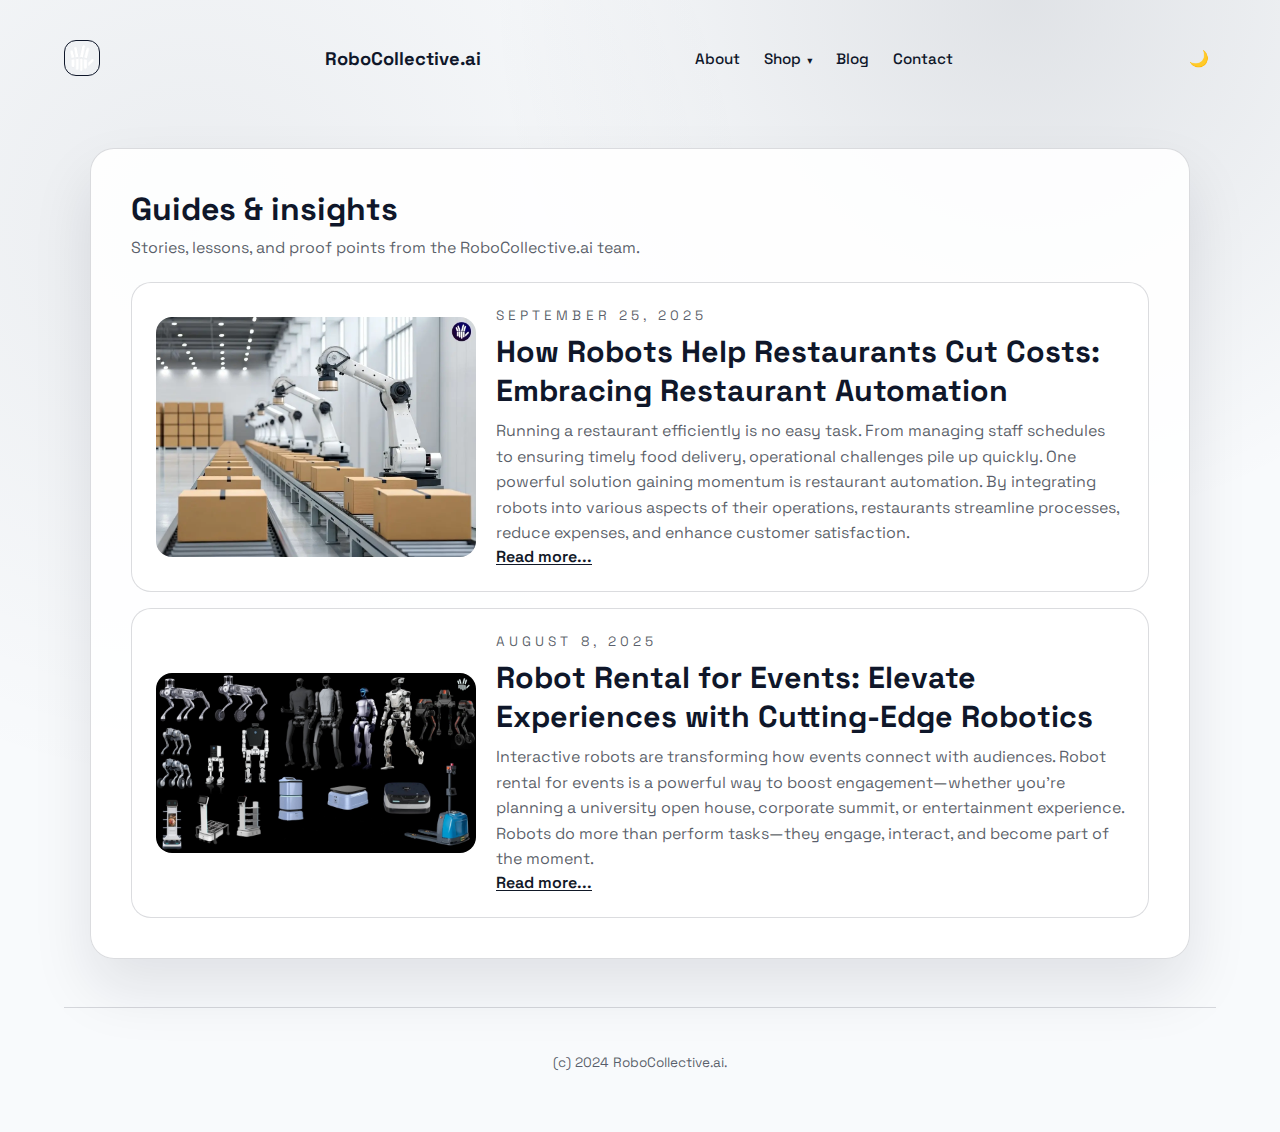
<file: blog.html>
<!DOCTYPE html>
<html lang="en">
<head>
  <meta charset="UTF-8">
  <meta name="viewport" content="width=device-width, initial-scale=1">
  <title>Blog | RoboCollective.ai</title>
  <link rel="preconnect" href="https://fonts.googleapis.com">
  <link rel="preconnect" href="https://fonts.gstatic.com" crossorigin>
  <link href="https://fonts.googleapis.com/css2?family=Space+Grotesk:wght@400;500;600;700&display=swap" rel="stylesheet">
  <link rel="icon" type="image/png" sizes="512x512" href="assets/dark/Logo 4 dark.png" data-theme-href-dark="Logo 4 dark.png" data-theme-href-light="Logo 4 light.png">
  <link rel="apple-touch-icon" sizes="180x180" href="assets/dark/Logo 4 dark.png" data-theme-href-dark="Logo 4 dark.png" data-theme-href-light="Logo 4 light.png">
  <link rel="stylesheet" href="styles.css">
</head>
<body>
  <div class="site-shell">
    <header class="site-nav">
      <a class="logo-mark" href="index.html" aria-label="RoboCollective.ai home">
        <img src="assets/dark/Logo 4 dark.png" alt="RoboCollective.ai logo" data-theme-img-dark="Logo 4 dark.png" data-theme-img-light="Logo 4 light.png">
      </a>
      <a class="logo-copy" href="index.html">
        <strong>RoboCollective.ai</strong>
      </a>
      <nav class="nav-links">
        <a href="about.html">About</a>
        <div class="shop-menu">
          <a class="nav-link" href="shop.html">
            Shop
            <span class="nav-caret">▾</span>
          </a>
          <div class="shop-dropdown">
            <a href="shop.html">Main shop</a>
            <a href="educational.html">Educational Robots</a>
            <a href="industrial.html">Industrial Robots</a>
            <a href="service.html">Service Robots</a>
            <a href="specialty.html">Specialty Robots</a>
          </div>
        </div>
        <a href="blog.html">Blog</a>
        <a href="contact.html">Contact</a>
      </nav>
      <button class="theme-toggle" type="button" data-theme-toggle aria-label="Toggle color theme" aria-pressed="false">
        <span>🌙</span>
      </button>
    </header>

    <main>
      <section class="blog-section reveal">
        <div class="section-heading">
          <h2>Guides &amp; insights</h2>
          <p>Stories, lessons, and proof points from the RoboCollective.ai team.</p>
        </div>
        <div class="blog-posts">
          <article class="blog-post">
            <div class="blog-post__image">
              <img src="assets/dark/blog_25_sep.webp" alt="Robotic arms lifting packages" data-theme-img-dark="blog_25_sep.webp" data-theme-img-light="blog_25_sep.webp" loading="lazy">
            </div>
            <div class="blog-post__content">
              <div class="blog-post__meta">September 25, 2025</div>
              <h3>How Robots Help Restaurants Cut Costs: Embracing Restaurant Automation</h3>
              <p>
                Running a restaurant efficiently is no easy task. From managing staff schedules to ensuring timely food delivery, operational challenges pile up quickly.
                One powerful solution gaining momentum is restaurant automation. By integrating robots into various aspects of their operations, restaurants streamline processes, reduce expenses, and enhance customer satisfaction.
              </p>
              <a class="blog-post__footer" href="blog/how-robots-help-restaurants-cut-costs.html">Read more...</a>
            </div>
          </article>
          <article class="blog-post">
            <div class="blog-post__image">
              <img src="assets/dark/blog_8_august.jpg" alt="Collection of robotics platforms" data-theme-img-dark="blog_8_august.jpg" data-theme-img-light="blog_8_august.jpg" loading="lazy">
            </div>
            <div class="blog-post__content">
              <div class="blog-post__meta">August 8, 2025</div>
              <h3>Robot Rental for Events: Elevate Experiences with Cutting-Edge Robotics</h3>
              <p>
                Interactive robots are transforming how events connect with audiences. Robot rental for events is a powerful way to boost engagement—whether you’re planning a university open house, corporate summit, or entertainment experience.
                Robots do more than perform tasks—they engage, interact, and become part of the moment.
              </p>
              <a class="blog-post__footer" href="blog/robot-rental-for-events.html">Read more...</a>
            </div>
          </article>
        </div>
      </section>
    </main>

    <footer class="site-footer">
      <p>(c) 2024 RoboCollective.ai.</p>
    </footer>
  </div>

  <script src="scripts.js"></script>
</body>
</html>
</file>
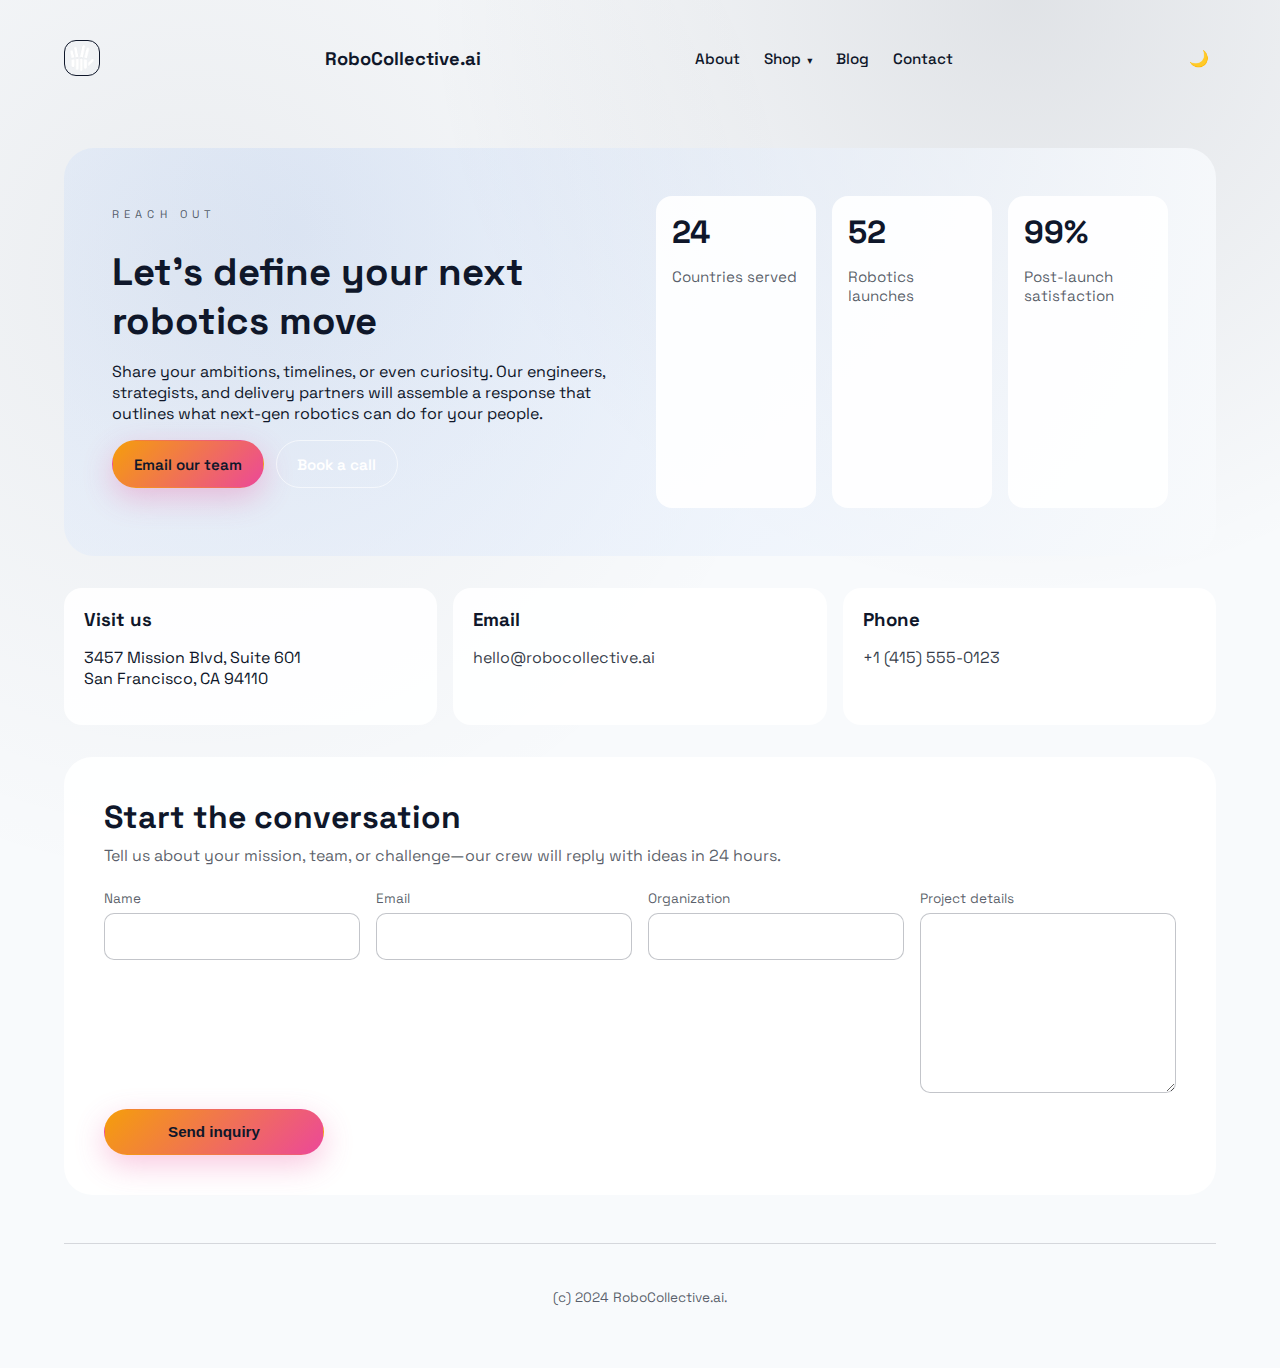
<file: contact.html>
<!DOCTYPE html>
<html lang="en">
<head>
  <meta charset="UTF-8">
  <meta name="viewport" content="width=device-width, initial-scale=1">
  <title>Contact RoboCollective.ai</title>
  <link rel="preconnect" href="https://fonts.googleapis.com">
  <link rel="preconnect" href="https://fonts.gstatic.com" crossorigin>
  <link href="https://fonts.googleapis.com/css2?family=Space+Grotesk:wght@400;500;600;700&display=swap" rel="stylesheet">
  <link rel="stylesheet" href="styles.css">
</head>
<body>
  <div class="site-shell">
    <header class="site-nav">
      <a class="logo-mark" href="index.html" aria-label="RoboCollective.ai home">
        <img src="assets/dark/Logo 4 dark.png" alt="RoboCollective.ai logo" data-theme-img-dark="Logo 4 dark.png" data-theme-img-light="site-icon-512_home_page.png">
      </a>
      <a class="logo-copy" href="index.html">
        <strong>RoboCollective.ai</strong>
      </a>
      <nav class="nav-links">
        <a href="about.html">About</a>
        <div class="shop-menu">
          <a class="nav-link" href="shop.html">
            Shop
            <span class="nav-caret">▾</span>
          </a>
          <div class="shop-dropdown">
            <a href="shop.html">Main shop</a>
            <a href="educational.html">Educational Robots</a>
            <a href="industrial.html">Industrial Robots</a>
            <a href="service.html">Service Robots</a>
            <a href="specialty.html">Specialty Robots</a>
          </div>
        </div>
        <a href="index.html">Blog</a>
        <a href="contact.html">Contact</a>
      </nav>
      <button class="theme-toggle" type="button" data-theme-toggle aria-label="Toggle color theme" aria-pressed="false">
        <span>🌙</span>
      </button>
    </header>

    <main class="contact-page">
      <section class="contact-hero reveal">
        <div class="contact-hero__copy">
          <p class="eyebrow">Reach out</p>
          <h1>Let’s define your next robotics move</h1>
          <p>
            Share your ambitions, timelines, or even curiosity. Our engineers, strategists, and delivery partners will assemble a response that outlines what next-gen robotics can do for your people.
          </p>
          <div class="hero-actions">
            <a class="btn primary" href="mailto:hello@robocollective.ai">Email our team</a>
            <a class="btn ghost" href="tel:+14155550123">Book a call</a>
          </div>
        </div>
        <div class="contact-hero__stats">
          <div>
            <strong>24</strong>
            <p>Countries served</p>
          </div>
          <div>
            <strong>52</strong>
            <p>Robotics launches</p>
          </div>
          <div>
            <strong>99%</strong>
            <p>Post-launch satisfaction</p>
          </div>
        </div>
      </section>

      <section class="contact-grid reveal">
        <article>
          <h3>Visit us</h3>
          <p>3457 Mission Blvd, Suite 601<br />San Francisco, CA 94110</p>
        </article>
        <article>
          <h3>Email</h3>
          <p><a href="mailto:hello@robocollective.ai">hello@robocollective.ai</a></p>
        </article>
        <article>
          <h3>Phone</h3>
          <p><a href="tel:+14155550123">+1 (415) 555-0123</a></p>
        </article>
      </section>

      <section class="contact-form-section reveal">
        <div class="section-heading">
          <h2>Start the conversation</h2>
          <p>Tell us about your mission, team, or challenge—our crew will reply with ideas in 24 hours.</p>
        </div>
        <form class="contact-form">
          <label>
            <span>Name</span>
            <input type="text" name="name" required>
          </label>
          <label>
            <span>Email</span>
            <input type="email" name="email" required>
          </label>
          <label>
            <span>Organization</span>
            <input type="text" name="company">
          </label>
          <label>
            <span>Project details</span>
            <textarea name="message" rows="4" required></textarea>
          </label>
          <button type="submit" class="btn primary">Send inquiry</button>
        </form>
      </section>
    </main>

    <footer class="site-footer">
      <p>(c) 2024 RoboCollective.ai.</p>
    </footer>
  </div>

  <script src="scripts.js"></script>
</body>
</html>
</file>
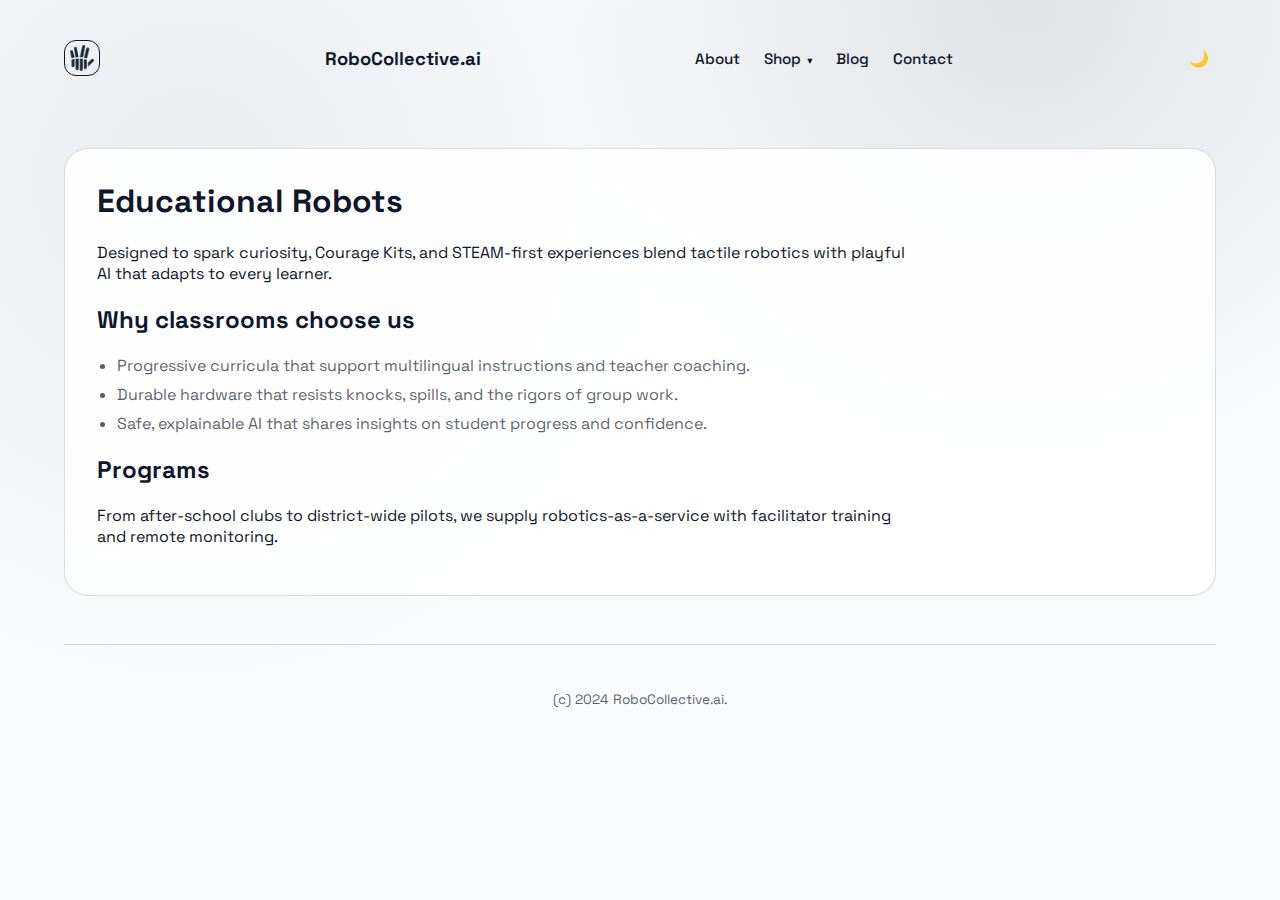
<file: educational.html>
<!DOCTYPE html>
<html lang="en">
<head>
  <meta charset="UTF-8">
  <meta name="viewport" content="width=device-width, initial-scale=1">
  <title>Educational Robots | RoboCollective.ai</title>
  <link rel="preconnect" href="https://fonts.googleapis.com">
  <link rel="preconnect" href="https://fonts.gstatic.com" crossorigin>
  <link href="https://fonts.googleapis.com/css2?family=Space+Grotesk:wght@400;500;600;700&display=swap" rel="stylesheet">
  <link rel="stylesheet" href="styles.css">
</head>
<body>
  <div class="site-shell">
    <header class="site-nav">
      <a class="logo-mark" href="index.html" aria-label="RoboCollective.ai home">
        <img src="assets/dark/site-icon-512_home_page.png" alt="RoboCollective.ai logo" data-theme-img="site-icon-512_home_page.png">
      </a>
      <a class="logo-copy" href="index.html">
        <strong>RoboCollective.ai</strong>
      </a>
      <nav class="nav-links">
        <a href="about.html">About</a>
        <div class="shop-menu">
          <a class="nav-link" href="shop.html">
            Shop
            <span class="nav-caret">▾</span>
          </a>
          <div class="shop-dropdown">
            <a href="shop.html">Main shop</a>
            <a href="educational.html">Educational Robots</a>
            <a href="industrial.html">Industrial Robots</a>
            <a href="service.html">Service Robots</a>
            <a href="specialty.html">Specialty Robots</a>
          </div>
        </div>
        <a href="index.html">Blog</a>
        <a href="#cta">Contact</a>
      </nav>
      <button class="theme-toggle" type="button" data-theme-toggle aria-label="Toggle color theme" aria-pressed="false">
        <span>🌙</span>
      </button>
    </header>

    <main class="page-article">
      <article>
        <h1>Educational Robots</h1>
        <p>Designed to spark curiosity, Courage Kits, and STEAM-first experiences blend tactile robotics with playful AI that adapts to every learner.</p>
        <h2>Why classrooms choose us</h2>
        <ul>
          <li>Progressive curricula that support multilingual instructions and teacher coaching.</li>
          <li>Durable hardware that resists knocks, spills, and the rigors of group work.</li>
          <li>Safe, explainable AI that shares insights on student progress and confidence.</li>
        </ul>
        <h2>Programs</h2>
        <p>From after-school clubs to district-wide pilots, we supply robotics-as-a-service with facilitator training and remote monitoring.</p>
      </article>
    </main>

    <footer class="site-footer">
      <p>(c) 2024 RoboCollective.ai.</p>
    </footer>
  </div>

  <script src="scripts.js"></script>
</body>
</html>
</file>
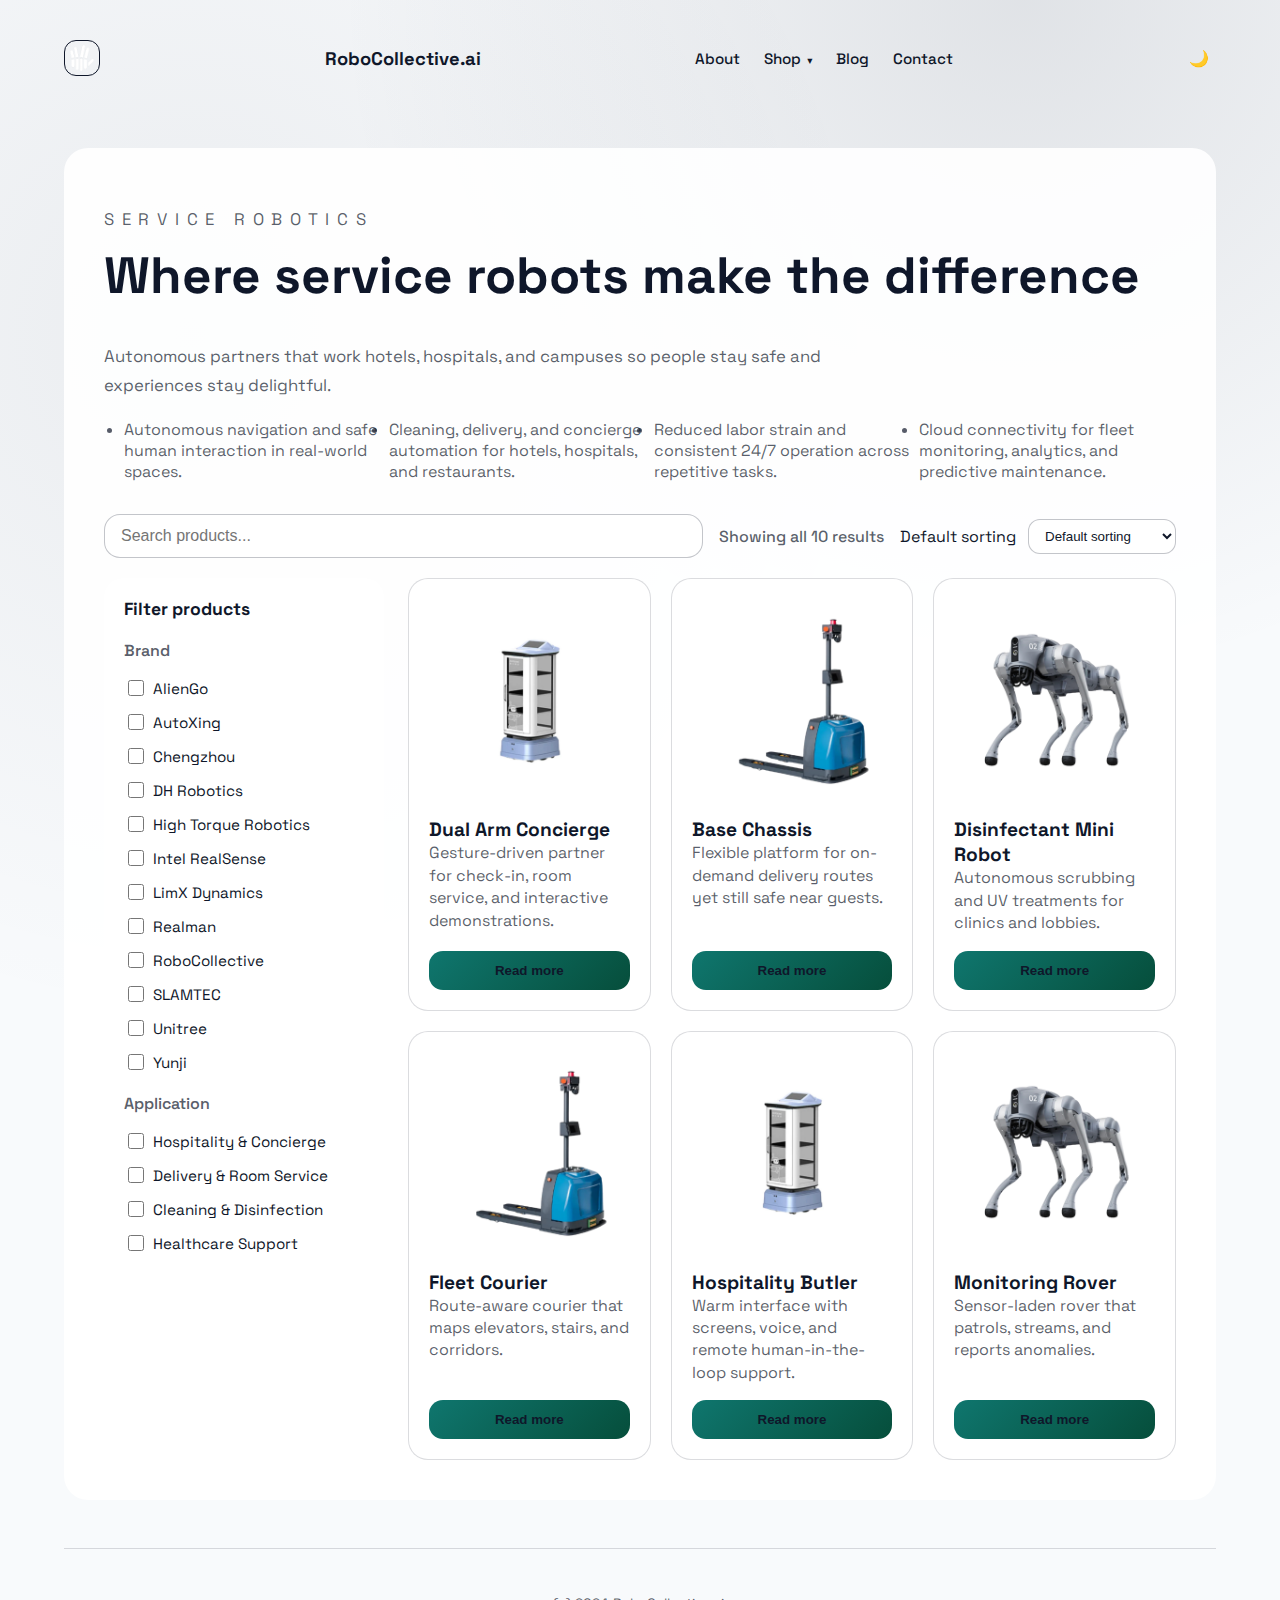
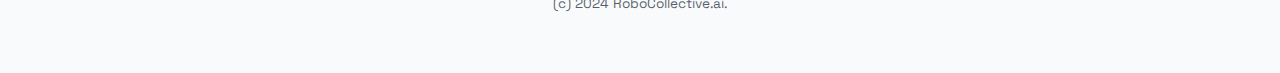
<file: service.html>
<!DOCTYPE html>
<html lang="en">
<head>
  <meta charset="UTF-8">
  <meta name="viewport" content="width=device-width, initial-scale=1">
  <title>Service Robots | RoboCollective.ai</title>
  <link rel="preconnect" href="https://fonts.googleapis.com">
  <link rel="preconnect" href="https://fonts.gstatic.com" crossorigin>
  <link href="https://fonts.googleapis.com/css2?family=Space+Grotesk:wght@400;500;600;700&display=swap" rel="stylesheet">
  <link rel="stylesheet" href="styles.css">
</head>
<body>
  <div class="site-shell">
    <header class="site-nav">
      <a class="logo-mark" href="index.html" aria-label="RoboCollective.ai home">
        <img src="assets/dark/Logo 4 dark.png" alt="RoboCollective.ai logo" data-theme-img-dark="Logo 4 dark.png" data-theme-img-light="site-icon-512_home_page.png">
      </a>
      <a class="logo-copy" href="index.html">
        <strong>RoboCollective.ai</strong>
      </a>
      <nav class="nav-links">
        <a href="about.html">About</a>
        <div class="shop-menu">
          <a class="nav-link" href="shop.html">
            Shop
            <span class="nav-caret">▾</span>
          </a>
          <div class="shop-dropdown">
            <a href="shop.html">Main shop</a>
            <a href="educational.html">Educational Robots</a>
            <a href="industrial.html">Industrial Robots</a>
            <a href="service.html">Service Robots</a>
            <a href="specialty.html">Specialty Robots</a>
          </div>
        </div>
        <a href="index.html">Blog</a>
        <a href="#cta">Contact</a>
      </nav>
      <button class="theme-toggle" type="button" data-theme-toggle aria-label="Toggle color theme" aria-pressed="false">
        <span>🌙</span>
      </button>
    </header>

    <main class="category-page reveal">
      <section class="category-hero">
        <p class="eyebrow">Service robotics</p>
        <h1>Where service robots make the difference</h1>
        <p>Autonomous partners that work hotels, hospitals, and campuses so people stay safe and experiences stay delightful.</p>
        <ul>
          <li>Autonomous navigation and safe human interaction in real-world spaces.</li>
          <li>Cleaning, delivery, and concierge automation for hotels, hospitals, and restaurants.</li>
          <li>Reduced labor strain and consistent 24/7 operation across repetitive tasks.</li>
          <li>Cloud connectivity for fleet monitoring, analytics, and predictive maintenance.</li>
        </ul>
      </section>
      <section class="category-body">
        <div class="category-search-wrapper">
          <input class="category-search" type="search" placeholder="Search products..." aria-label="Search service products">
          <span class="category-results">Showing all 10 results</span>
          <div class="category-sort">
            <label for="sort-service">Default sorting</label>
            <select id="sort-service">
              <option>Default sorting</option>
              <option>Price: low to high</option>
              <option>Price: high to low</option>
            </select>
          </div>
        </div>
        <div class="category-grid-wrapper">
          <aside class="filter-panel" aria-label="Service filters">
            <h3>Filter products</h3>
            <p class="filter-group-label">Brand</p>
            <label><input type="checkbox"> AlienGo</label>
            <label><input type="checkbox"> AutoXing</label>
            <label><input type="checkbox"> Chengzhou</label>
            <label><input type="checkbox"> DH Robotics</label>
            <label><input type="checkbox"> High Torque Robotics</label>
            <label><input type="checkbox"> Intel RealSense</label>
            <label><input type="checkbox"> LimX Dynamics</label>
            <label><input type="checkbox"> Realman</label>
            <label><input type="checkbox"> RoboCollective</label>
            <label><input type="checkbox"> SLAMTEC</label>
            <label><input type="checkbox"> Unitree</label>
            <label><input type="checkbox"> Yunji</label>
            <p class="filter-group-label">Application</p>
            <label><input type="checkbox"> Hospitality &amp; Concierge</label>
            <label><input type="checkbox"> Delivery &amp; Room Service</label>
            <label><input type="checkbox"> Cleaning &amp; Disinfection</label>
            <label><input type="checkbox"> Healthcare Support</label>
          </aside>
          <div class="product-grid">
            <article class="product-card">
              <div class="product-card__image">
                <img src="assets/dark/Service_Robots.png" alt="Dual Arm Concierge" data-theme-img="Service_Robots.png">
              </div>
              <div class="product-card__body">
                <h3>Dual Arm Concierge</h3>
                <p>Gesture-driven partner for check-in, room service, and interactive demonstrations.</p>
              </div>
              <div class="product-card__footer">
                <button class="product-cta" type="button">Read more</button>
              </div>
            </article>
            <article class="product-card">
              <div class="product-card__image">
                <img src="assets/dark/Industrial_Robots.png" alt="Base Chassis" data-theme-img="Industrial_Robots.png">
              </div>
              <div class="product-card__body">
                <h3>Base Chassis</h3>
                <p>Flexible platform for on-demand delivery routes yet still safe near guests.</p>
              </div>
              <div class="product-card__footer">
                <button class="product-cta" type="button">Read more</button>
              </div>
            </article>
            <article class="product-card">
              <div class="product-card__image">
                <img src="assets/dark/Speciality_Robots.png" alt="Disinfectant Mini Robot" data-theme-img="Speciality_Robots.png">
              </div>
              <div class="product-card__body">
                <h3>Disinfectant Mini Robot</h3>
                <p>Autonomous scrubbing and UV treatments for clinics and lobbies.</p>
              </div>
              <div class="product-card__footer">
                <button class="product-cta" type="button">Read more</button>
              </div>
            </article>
            <article class="product-card">
              <div class="product-card__image">
                <img src="assets/dark/Industrial_Robots.png" alt="Fleet Courier" data-theme-img="Industrial_Robots.png">
              </div>
              <div class="product-card__body">
                <h3>Fleet Courier</h3>
                <p>Route-aware courier that maps elevators, stairs, and corridors.</p>
              </div>
              <div class="product-card__footer">
                <button class="product-cta" type="button">Read more</button>
              </div>
            </article>
            <article class="product-card">
              <div class="product-card__image">
                <img src="assets/dark/Service_Robots.png" alt="Hospitality Butler" data-theme-img="Service_Robots.png">
              </div>
              <div class="product-card__body">
                <h3>Hospitality Butler</h3>
                <p>Warm interface with screens, voice, and remote human-in-the-loop support.</p>
              </div>
              <div class="product-card__footer">
                <button class="product-cta" type="button">Read more</button>
              </div>
            </article>
            <article class="product-card">
              <div class="product-card__image">
                <img src="assets/dark/Speciality_Robots.png" alt="Monitoring Rover" data-theme-img="Speciality_Robots.png">
              </div>
              <div class="product-card__body">
                <h3>Monitoring Rover</h3>
                <p>Sensor-laden rover that patrols, streams, and reports anomalies.</p>
              </div>
              <div class="product-card__footer">
                <button class="product-cta" type="button">Read more</button>
              </div>
            </article>
          </div>
        </div>
      </section>
    </main>

    <footer class="site-footer">
      <p>(c) 2024 RoboCollective.ai.</p>
    </footer>
  </div>

  <script src="scripts.js"></script>
</body>
</html>
</file>
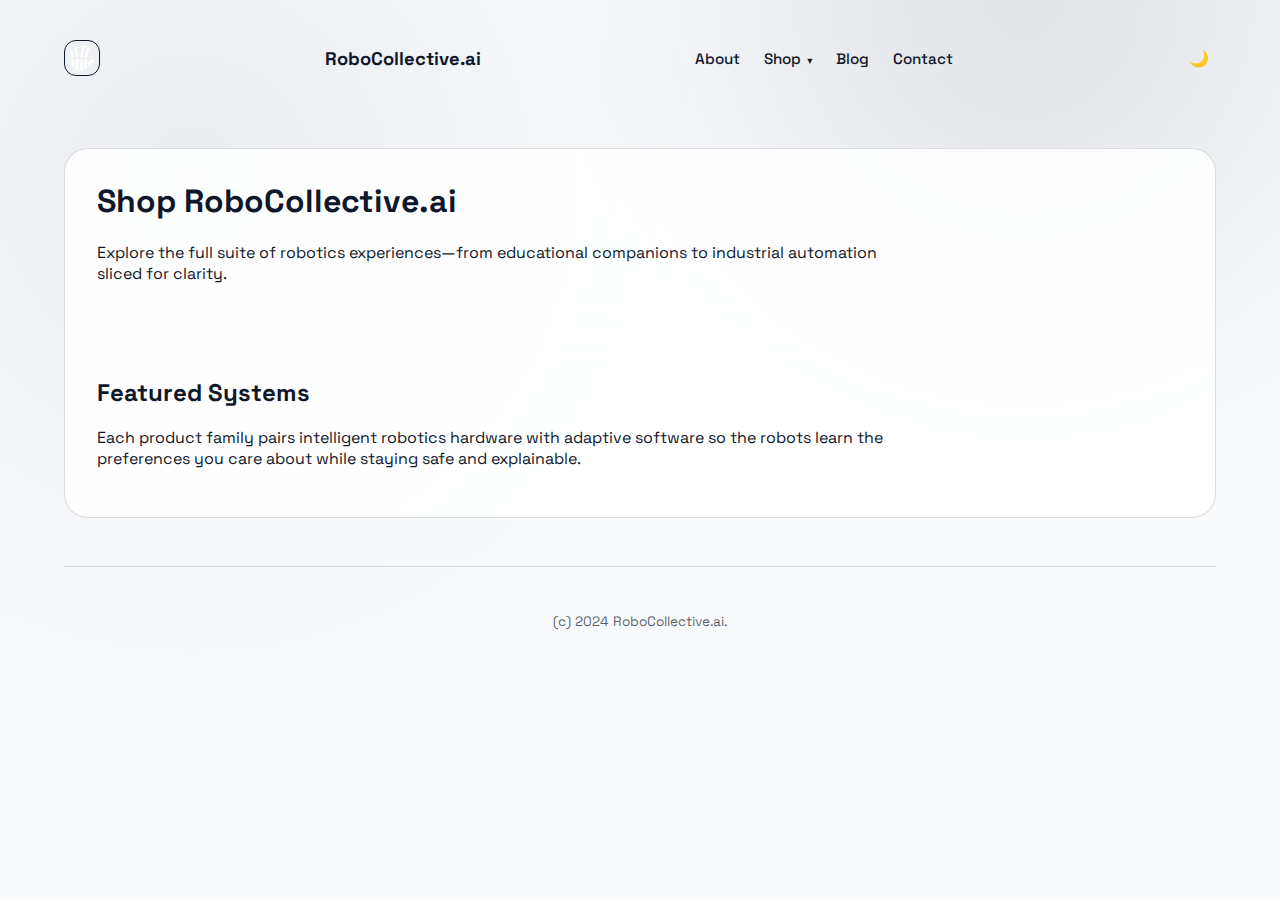
<file: shop.html>
<!DOCTYPE html>
<html lang="en">
<head>
  <meta charset="UTF-8">
  <meta name="viewport" content="width=device-width, initial-scale=1">
  <title>Shop RoboCollective.ai</title>
  <link rel="preconnect" href="https://fonts.googleapis.com">
  <link rel="preconnect" href="https://fonts.gstatic.com" crossorigin>
  <link href="https://fonts.googleapis.com/css2?family=Space+Grotesk:wght@400;500;600;700&display=swap" rel="stylesheet">
  <link rel="stylesheet" href="styles.css">
</head>
<body>
  <div class="site-shell">
    <header class="site-nav">
      <a class="logo-mark" href="index.html" aria-label="RoboCollective.ai home">
        <img src="assets/dark/Logo 4 dark.png" alt="RoboCollective.ai logo" data-theme-img-dark="Logo 4 dark.png" data-theme-img-light="site-icon-512_home_page.png">
      </a>
      <a class="logo-copy" href="index.html">
        <strong>RoboCollective.ai</strong>
      </a>
      <nav class="nav-links">
        <a href="about.html">About</a>
        <div class="shop-menu">
          <a class="nav-link" href="shop.html">
            Shop
            <span class="nav-caret">▾</span>
          </a>
          <div class="shop-dropdown">
            <a href="shop.html">Main shop</a>
            <a href="educational.html">Educational Robots</a>
            <a href="industrial.html">Industrial Robots</a>
            <a href="service.html">Service Robots</a>
            <a href="specialty.html">Specialty Robots</a>
          </div>
        </div>
        <a href="index.html">Blog</a>
        <a href="#cta">Contact</a>
      </nav>
      <button class="theme-toggle" type="button" data-theme-toggle aria-label="Toggle color theme" aria-pressed="false">
        <span>🌙</span>
      </button>
    </header>

    <main class="page-article">
      <article>
        <h1>Shop RoboCollective.ai</h1>
        <p>Explore the full suite of robotics experiences—from educational companions to industrial automation sliced for clarity.</p>
        <div class="shop-links">
          <a class="btn ghost" href="educational.html">Educational Robots</a>
          <a class="btn ghost" href="industrial.html">Industrial Robots</a>
          <a class="btn ghost" href="service.html">Service Robots</a>
          <a class="btn ghost" href="specialty.html">Specialty Robots</a>
        </div>
        <section>
          <h2>Featured Systems</h2>
          <p>Each product family pairs intelligent robotics hardware with adaptive software so the robots learn the preferences you care about while staying safe and explainable.</p>
        </section>
      </article>
    </main>

    <footer class="site-footer">
      <p>(c) 2024 RoboCollective.ai.</p>
    </footer>
  </div>

  <script src="scripts.js"></script>
</body>
</html>
</file>
<file: styles.css>
:root {
  --primary: #1f2937;
  --secondary: #ffffff;
  --accent: #000000;
  --surface: rgba(255, 255, 255, 0.03);
  --border: rgba(255, 255, 255, 0.1);
  --soft: rgba(255, 255, 255, 0.12);
  --body-background: radial-gradient(circle at 15% 20%, rgba(255, 255, 255, 0.12), transparent 40%),
    radial-gradient(circle at 80% 0%, rgba(255, 255, 255, 0.2), transparent 35%),
    var(--primary);
  --hero-background: linear-gradient(180deg, rgba(15, 23, 42, 0.85), rgba(15, 23, 42, 0.95));
  --panel-background: rgba(255, 255, 255, 0.02);
  --panel-border: 1px solid rgba(255, 255, 255, 0.08);
  --card-figure-background: rgba(255, 255, 255, 0.06);
  --card-figure-border: rgba(255, 255, 255, 0.08);
  --text-muted: rgba(255, 255, 255, 0.7);
  --text-muted-strong: rgba(255, 255, 255, 0.8);
  --modal-background: rgba(15, 23, 42, 0.95);
  --contact-hero-background: radial-gradient(circle at 20% 20%, rgba(59, 130, 246, 0.2), rgba(15, 23, 42, 0.95)) no-repeat, rgba(15, 23, 42, 0.7);
  --meet-caipo-background: radial-gradient(circle at 20% 20%, rgba(99, 102, 241, 0.25), rgba(0, 0, 0, 0.35)) no-repeat, rgba(15, 23, 42, 0.7);
  --highlights-background: rgba(255, 255, 255, 0.04);
  --hero-overlay: linear-gradient(120deg, rgba(15, 23, 42, 0.25), rgba(15, 23, 42, 0.9));
  --dropdown-background: rgba(31, 41, 55, 0.95);
  --dropdown-hover: rgba(255, 255, 255, 0.05);
  --dropdown-border: rgba(255, 255, 255, 0.08);
  --input-background: rgba(15, 23, 42, 0.8);
  --input-border: rgba(255, 255, 255, 0.25);
  --modal-backdrop: rgba(0, 0, 0, 0.65);
  --modal-shadow: rgba(0, 0, 0, 0.8);
  --cta-gradient: linear-gradient(145deg, rgba(255, 255, 255, 0.08), rgba(255, 255, 255, 0.02));
  --step-badge-background: linear-gradient(180deg, rgba(15, 23, 42, 0.95), rgba(15, 23, 42, 0.82));
  --step-badge-color: rgba(255, 255, 255, 0.9);
  color-scheme: dark;
}

:root.theme-light {
  --primary: #f8fafc;
  --secondary: #0f172a;
  --accent: #111827;
  --surface: rgba(255, 255, 255, 0.9);
  --border: rgba(15, 23, 42, 0.15);
  --soft: rgba(15, 23, 42, 0.05);
  --body-background: radial-gradient(circle at 15% 20%, rgba(15, 23, 42, 0.06), transparent 40%),
    radial-gradient(circle at 80% 0%, rgba(15, 23, 42, 0.1), transparent 35%),
    var(--primary);
  --hero-background: linear-gradient(180deg, rgba(248, 250, 252, 0.95), rgba(248, 250, 252, 0.95));
  --panel-background: rgba(255, 255, 255, 0.9);
  --card-figure-background: rgba(15, 23, 42, 0.08);
  --card-figure-border: rgba(15, 23, 42, 0.12);
  --panel-border: 1px solid rgba(15, 23, 42, 0.12);
  --text-muted: rgba(15, 23, 42, 0.7);
  --text-muted-strong: rgba(15, 23, 42, 0.85);
  --modal-background: #ffffff;
  --contact-hero-background: radial-gradient(circle at 20% 20%, rgba(59, 130, 246, 0.1), rgba(248, 250, 252, 0.95));
  --meet-caipo-background: radial-gradient(circle at 20% 20%, rgba(99, 102, 241, 0.15), rgba(255, 255, 255, 0.9));
  --highlights-background: rgba(255, 255, 255, 0.9);
  --hero-overlay: linear-gradient(120deg, rgba(255, 255, 255, 0.35), rgba(255, 255, 255, 0.9));
  --dropdown-background: rgba(255, 255, 255, 0.95);
  --dropdown-hover: rgba(15, 23, 42, 0.1);
  --dropdown-border: rgba(15, 23, 42, 0.12);
  --input-background: #ffffff;
  --input-border: rgba(15, 23, 42, 0.25);
  --modal-backdrop: rgba(0, 0, 0, 0.15);
  --modal-shadow: rgba(0, 0, 0, 0.15);
  --cta-gradient: linear-gradient(145deg, rgba(15, 23, 42, 0.05), rgba(15, 23, 42, 0.01));
  --step-badge-background: linear-gradient(180deg, rgba(255, 255, 255, 0.95), rgba(248, 249, 255, 0.9));
  --step-badge-color: #0f172a;
  color-scheme: light;
}

*,
*::before,
*::after {
  box-sizing: border-box;
}

body {
  margin: 0;
  font-family: "Space Grotesk", system-ui, sans-serif;
  background: var(--body-background);
  color: var(--secondary);
  min-height: 100vh;
}
.sr-only {
  position: absolute;
  width: 1px;
  height: 1px;
  margin: -1px;
  padding: 0;
  overflow: hidden;
  clip: rect(0, 0, 0, 0);
  border: 0;
}

a {
  text-decoration: none;
}
a:hover,
a:focus-visible {
  text-decoration: none;
}

.site-shell {
  max-width: 1200px;
  margin: 0 auto;
  padding: 2rem 1.5rem 3rem;
}

.site-nav {
  display: flex;
  align-items: center;
  justify-content: space-between;
  padding: 0.5rem 0 1.5rem;
  position: relative;
  z-index: 5;
}

.logo-mark {
  width: 36px;
  height: 36px;
  border-radius: 12px;
  border: 1px solid var(--secondary);
  display: inline-flex;
  flex-direction: column;
  justify-content: center;
  gap: 4px;
  padding: 4px;
}

.logo-mark span {
  width: 100%;
  height: 4px;
  background: var(--secondary);
  display: block;
  border-radius: 2px;
}

.logo-mark img {
  width: 100%;
  height: 100%;
  object-fit: contain;
  display: block;
}

.logo-copy {
  margin-left: 0.75rem;
  font-size: 1.15rem;
  color: var(--secondary);
  text-decoration: none;
}
.logo-copy:visited {
  color: var(--secondary);
  text-decoration: none;
}

.nav-links {
  display: flex;
  gap: 1.5rem;
  align-items: center;
  font-weight: 500;
}

.nav-links a {
  color: var(--secondary);
  text-decoration: none;
  font-size: 0.95rem;
}

.theme-toggle {
  border: none;
  background: transparent;
  color: var(--secondary);
  font-size: 1rem;
  margin-left: 1rem;
  cursor: pointer;
  display: inline-flex;
  align-items: center;
  justify-content: center;
  padding: 0.35rem;
  border-radius: 12px;
  border: 1px solid transparent;
  transition: border 0.2s ease, background 0.2s ease;
}

.theme-toggle:hover,
.theme-toggle:focus-visible {
  border-color: var(--dropdown-border);
  background: var(--soft);
}

.theme-toggle-icon {
  position: relative;
  width: 36px;
  height: 36px;
  display: inline-flex;
  align-items: center;
  justify-content: center;
  border-radius: 50%;
  overflow: hidden;
  background-color: var(--surface);
}
.theme-toggle-icon img {
  width: 22px;
  height: 22px;
  object-fit: contain;
  display: block;
}

.nav-caret {
  margin-left: 0.15rem;
  font-size: 0.65rem;
}

.shop-menu {
  position: relative;
  display: inline-flex;
  align-items: center;
  gap: 0.2rem;
  z-index: 10;
}

.shop-dropdown {
  position: absolute;
  top: 110%;
  right: 0;
  background: var(--dropdown-background);
  border: 1px solid var(--dropdown-border);
  border-radius: 12px;
  padding: 0.5rem 0;
  box-shadow: 0 15px 45px rgba(15, 23, 42, 0.6);
  opacity: 0;
  visibility: hidden;
  transform: translateY(6px);
  transition: opacity 0.25s ease, transform 0.25s ease;
  min-width: 220px;
  z-index: 15;
}

.shop-dropdown a {
  display: block;
  padding: 0.65rem 1.2rem;
  color: var(--secondary);
  font-size: 0.95rem;
  text-decoration: none;
  white-space: nowrap;
}

.shop-dropdown a:hover {
  background: var(--dropdown-hover);
}

.shop-menu:hover .shop-dropdown,
.shop-menu:focus-within .shop-dropdown {
  opacity: 1;
  visibility: visible;
  transform: translateY(0);
}

.hero {
  position: relative;
  min-height: 70vh;
  padding: 4rem 2rem;
  border-radius: 32px;
  overflow: hidden;
  border: 1px solid var(--border);
  background: var(--hero-background);
  box-shadow: 0 30px 100px rgba(15, 23, 42, 0.7);
}

.hero-content {
  position: relative;
  z-index: 2;
  max-width: 620px;
}

.hero-content h1 {
  font-size: clamp(2.6rem, 3vw, 3.6rem);
  line-height: 1.2;
  margin-bottom: 1rem;
}

.hero-dynamic {
  color: var(--accent);
  font-weight: 600;
}

.hero-lede {
  color: var(--text-muted);
  max-width: 520px;
  margin-bottom: 1.5rem;
}

.hero-actions {
  display: flex;
  gap: 0.75rem;
  flex-wrap: wrap;
  margin-bottom: 1.25rem;
}

.btn {
  border: 1px solid transparent;
  padding: 0.85rem 1.3rem;
  border-radius: 999px;
  font-size: 0.95rem;
  font-weight: 600;
  cursor: pointer;
  transition: transform 0.2s ease, box-shadow 0.2s ease;
  text-decoration: none;
}

.btn.primary {
  background: linear-gradient(135deg, #f59e0b, #ec4899);
  color: #0f172a;
  border-color: transparent;
  box-shadow: 0 10px 30px rgba(236, 72, 153, 0.3);
}

.btn.gradient-pill {
  background: linear-gradient(135deg, #f59e0b, #ec4899);
  color: #0f172a;
  box-shadow: 0 15px 30px rgba(236, 72, 153, 0.35);
  padding: 0.9rem 2.5rem;
  border-radius: 999px;
  display: inline-flex;
  align-items: center;
  justify-content: center;
  justify-self: center;
  width: 100%;
  max-width: 220px;
  font-weight: 700;
  outline: none;
  border: 1px solid transparent;
}

.btn.ghost {
  background: transparent;
  border-color: rgba(255, 255, 255, 0.6);
  color: #fff;
}

.btn:hover {
  transform: translateY(-2px);
}

.hero-meta {
  display: flex;
  align-items: center;
  gap: 0.75rem;
  color: var(--text-muted);
  font-size: 0.9rem;
  flex-wrap: wrap;
}

.hero-meta-divider {
  width: 1px;
  height: 16px;
  background: var(--border);
}

.hero-video {
  position: absolute;
  inset: 0;
  z-index: 1;
  overflow: hidden;
}

.hero-video__source {
  width: 100%;
  height: 100%;
  object-fit: cover;
  display: block;
}

.hero-video__overlay {
  position: absolute;
  inset: 0;
  background: var(--hero-overlay);
  pointer-events: none;
}

.contact-page {
  margin-top: 3rem;
  display: flex;
  flex-direction: column;
  gap: 2rem;
}

.contact-hero {
  background: var(--contact-hero-background);
  border-radius: 30px;
  padding: 3rem;
  border: 1px solid var(--panel-border);
  display: grid;
  grid-template-columns: repeat(auto-fit, minmax(260px, 1fr));
  gap: 2rem;
}

.contact-hero__copy h1 {
  font-size: clamp(2.4rem, 3vw, 3.2rem);
  margin-bottom: 1rem;
}

.contact-hero__stats {
  display: grid;
  grid-template-columns: repeat(3, minmax(80px, 1fr));
  gap: 1rem;
}

.contact-hero__stats div {
  background: var(--panel-background);
  border-radius: 16px;
  padding: 1rem;
  border: 1px solid var(--panel-border);
}

.contact-hero__stats strong {
  display: block;
  font-size: 2rem;
  margin-bottom: 0.25rem;
}

.contact-hero__stats p {
  color: var(--text-muted);
  font-size: 0.95rem;
}

.contact-grid {
  display: grid;
  grid-template-columns: repeat(auto-fit, minmax(220px, 1fr));
  gap: 1rem;
}

.contact-grid article {
  border-radius: 18px;
  padding: 1.25rem;
  background: var(--panel-background);
  border: 1px solid var(--panel-border);
}

.contact-grid h3 {
  margin-top: 0;
  margin-bottom: 0.4rem;
}

.contact-grid a {
  color: var(--text-muted-strong);
  text-decoration: none;
}

.contact-form-section {
  border-radius: 28px;
  padding: 2.5rem;
  background: var(--panel-background);
  border: 1px solid var(--panel-border);
}

.contact-form {
  display: grid;
  grid-template-columns: repeat(auto-fit, minmax(220px, 1fr));
  gap: 1rem;
  margin-top: 1.5rem;
}

.contact-form label {
  display: flex;
  flex-direction: column;
  gap: 0.35rem;
  font-size: 0.85rem;
  color: var(--text-muted);
}

.contact-form input,
.contact-form textarea {
  border-radius: 10px;
  border: 1px solid var(--input-border);
  background: var(--input-background);
  color: var(--secondary);
  padding: 0.75rem 1rem;
  font-family: inherit;
  font-size: 1rem;
  transition: border 0.2s ease, box-shadow 0.2s ease;
}

.contact-form input:focus,
.contact-form textarea:focus {
  outline: none;
  border-color: #f59e0b;
  box-shadow: 0 0 0 3px rgba(245, 158, 11, 0.25);
}

.contact-form textarea {
  min-height: 180px;
  resize: vertical;
  grid-column: span 2;
}

.contact-form button {
  grid-column: span 2;
  max-width: 220px;
}

@media (max-width: 768px) {
  .contact-form textarea {
    grid-column: span 1;
  }
  .contact-form button {
    grid-column: span 1;
  }
}

.contact-fab {
  position: fixed;
  right: 1.5rem;
  bottom: 1.5rem;
  z-index: 110;
}

.contact-fab button {
  border: none;
  border-radius: 32px;
  padding: 0.9rem 1.2rem;
  background: linear-gradient(135deg, #f59e0b, #ec4899);
  color: var(--primary);
  font-weight: 600;
  box-shadow: 0 10px 30px rgba(236, 72, 153, 0.35);
  cursor: pointer;
  transition: transform 0.2s ease;
}

.contact-fab button:hover {
  transform: translateY(-2px);
}

.contact-modal {
  position: fixed;
  inset: 0;
  z-index: 105;
  display: flex;
  align-items: center;
  justify-content: center;
}

.contact-modal[hidden] {
  display: none;
}

.contact-modal__backdrop {
  position: absolute;
  inset: 0;
  background: var(--modal-backdrop);
}

.contact-modal__dialog {
  position: relative;
  background: var(--modal-background);
  border-radius: 20px;
  padding: 2rem;
  border: 1px solid var(--panel-border);
  box-shadow: 0 25px 70px var(--modal-shadow);
  max-width: 420px;
  width: min(90vw, 420px);
  z-index: 1;
}

.contact-modal__close {
  position: absolute;
  top: 0.5rem;
  right: 0.5rem;
  border: none;
  background: transparent;
  color: var(--text-muted);
  font-size: 1.5rem;
  cursor: pointer;
}

.contact-form--popup {
  display: grid;
  grid-template-columns: 1fr;
  gap: 0.85rem;
}

.contact-form--popup .full {
  grid-column: 1;
}

.contact-form--popup button {
  width: 100%;
  grid-column: 1;
}

html.contact-modal-open {
  overflow: hidden;
}

@media (max-width: 768px) {
  .contact-fab {
    right: 1rem;
    bottom: 1rem;
  }
  .contact-modal__dialog {
    width: calc(100% - 2rem);
  }
}

.meet-caipo {
  margin: 3rem auto;
  max-width: 1100px;
  padding: 2.5rem;
  border-radius: 28px;
  border: 1px solid var(--panel-border);
  background: var(--meet-caipo-background);
  display: grid;
  grid-template-columns: repeat(auto-fit, minmax(240px, 1fr));
  gap: 1.5rem;
  align-items: center;
}

.meet-caipo__frame h2 {
  margin: 0.25rem 0;
  font-size: clamp(2rem, 3vw, 2.6rem);
}

.meet-caipo__frame p {
  color: var(--text-muted-strong);
  max-width: 480px;
  line-height: 1.5;
}

.meet-caipo__visual img {
  width: 100%;
  border-radius: 20px;
  box-shadow: 0 20px 40px rgba(0, 0, 0, 0.4);
  display: block;
}

.highlights,
.meet-caipo,
.process-section,
.shop-showcase,
.robotics-section,
.blog-section {
  margin: 3rem auto 0;
  max-width: 1100px;
  width: min(100%, 1100px);
}

.highlights,
.meet-caipo,
.process-section,
.shop-showcase,
.robotics-section,
.blog-section {
  padding: 2.5rem;
  border-radius: 28px;
  background: var(--panel-background);
  border: 1px solid var(--panel-border);
  box-shadow: 0 30px 60px rgba(15, 23, 42, 0.1);
}

.highlights {
  padding: 2rem 1rem;
  display: grid;
  grid-template-columns: repeat(auto-fit, minmax(200px, 1fr));
  gap: 1rem;
  text-align: center;
}

.highlights article {
  padding: 1rem;
}

.highlight-icon {
  display: inline-flex;
  width: 48px;
  height: 48px;
  border-radius: 50%;
  border: 1px solid var(--border);
  align-items: center;
  justify-content: center;
  margin-bottom: 0.75rem;
  font-size: 1.3rem;
  color: var(--secondary);
  background: var(--surface);
}

.highlights h3 {
  margin-bottom: 0.5rem;
}

.highlights p {
  margin: 0;
  color: var(--text-muted);
  font-size: 0.95rem;
}

.grid-section {
  margin-top: 3rem;
  padding: 2.5rem;
  border-radius: 24px;
  background: var(--panel-background);
  border: 1px solid var(--border);
}

.process-section {
  margin: 3rem auto 0;
  padding: 3rem;
  border-radius: 28px;
  background: var(--panel-background);
  border: var(--panel-border);
  box-shadow: 0 30px 60px rgba(15, 23, 42, 0.1);
  max-width: 1100px;
  text-align: left;
}

.process-cards {
  margin-top: 2rem;
  display: grid;
  grid-template-columns: repeat(auto-fit, minmax(200px, 1fr));
  gap: 1rem;
  justify-items: stretch;
  justify-content: center;
  max-width: 900px;
  margin-left: auto;
  margin-right: auto;
}

.process-card {
  background: var(--surface);
  border-radius: 18px;
  padding: 2rem 1.5rem;
  border: 1px solid rgba(15, 23, 42, 0.12);
  box-shadow: 0 20px 40px rgba(15, 23, 42, 0.08);
  display: flex;
  flex-direction: column;
  align-items: center;
  text-align: center;
  gap: 0.5rem;
}

.process-card .robotics-card-figure {
  width: 100%;
  height: 200px;
  border-radius: 16px;
  background: var(--card-figure-background);
  display: flex;
  align-items: center;
  justify-content: center;
  overflow: hidden;
  box-shadow: inset 0 0 0 1px var(--card-figure-border);
}

.process-card .robotics-card-figure img {
  width: 100%;
  height: 100%;
  max-height: 100%;
  max-width: 100%;
  object-fit: contain;
  display: block;
}

.process-card h3 {
  margin: 0;
  font-size: 1.2rem;
}

.process-card p {
  margin: 0;
  color: var(--text-muted);
  line-height: 1.6;
}

.process-step-badge {
  width: 48px;
  height: 48px;
  border-radius: 14px;
  border: var(--panel-border);
  display: inline-flex;
  align-items: center;
  justify-content: center;
  font-weight: 700;
  font-size: 0.95rem;
  color: var(--step-badge-color);
  background: var(--step-badge-background);
}

@media (max-width: 1024px) {
  .process-cards {
    grid-template-columns: repeat(4, minmax(220px, 1fr));
  }
}

@media (max-width: 640px) {
  .process-cards {
    grid-template-columns: 1fr;
  }
}


.blog-section {
  margin-top: 3rem;
  padding: 2.5rem;
  border-radius: 24px;
  background: var(--panel-background);
  border: 1px solid var(--border);
  display: flex;
  flex-direction: column;
  gap: 1.5rem;
}

.blog-hero {
  width: 100%;
  border-radius: 28px;
  overflow: hidden;
  border: 1px solid var(--border);
  box-shadow: 0 30px 60px rgba(15, 23, 42, 0.25);
  max-height: 460px;
  background: radial-gradient(circle, rgba(255, 255, 255, 0.04), rgba(15, 23, 42, 0.9));
  display: grid;
  place-items: center;
  position: relative;
}
.blog-hero img {
  width: 100%;
  height: 100%;
  object-fit: contain;
  display: block;
  background: #050b13;
}

@media (max-width: 720px) {
  .blog-hero {
    max-height: none;
    border-radius: 20px;
  }
}

.blog-highlight {
  width: 100%;
  border-radius: 16px;
  overflow: hidden;
  border: 1px solid var(--border);
  background: var(--surface);
  margin: 1.5rem 0;
}
.blog-highlight img {
  width: 100%;
  height: auto;
  display: block;
  object-fit: cover;
}

.blog-gallery {
  display: grid;
  grid-template-columns: repeat(auto-fit, minmax(200px, 1fr));
  gap: 1rem;
}
.blog-gallery__item {
  border-radius: 16px;
  overflow: hidden;
  background: var(--surface);
  border: 1px solid var(--border);
  box-shadow: 0 15px 30px rgba(15, 23, 42, 0.15);
}
.blog-gallery__item img {
  width: 100%;
  height: 220px;
  object-fit: cover;
  display: block;
}

.blog-posts {
  display: flex;
  flex-direction: column;
  gap: 1rem;
}

.blog-post {
  background: var(--surface);
  border: 1px solid var(--border);
  border-radius: 20px;
  padding: 1.5rem;
  display: grid;
  grid-template-columns: minmax(220px, 320px) minmax(300px, 1fr);
  gap: 1.25rem;
  align-items: center;
}

.blog-post--fullwidth {
  grid-template-columns: 1fr;
}

.blog-post__image img {
  width: 100%;
  height: auto;
  border-radius: 16px;
  object-fit: cover;
  display: block;
}

.blog-post__content h3 {
  margin: 0 0 0.5rem;
  font-size: clamp(1.5rem, 3vw, 1.9rem);
}

.blog-post__content p {
  margin: 0;
  color: var(--text-muted);
  line-height: 1.6;
}

.blog-post__meta {
  font-size: 0.85rem;
  text-transform: uppercase;
  letter-spacing: 0.3em;
  color: var(--text-muted);
  margin-bottom: 0.5rem;
}

.blog-post__footer {
  margin-top: 1rem;
  font-weight: 600;
  color: #ffffff;
  cursor: pointer;
  text-decoration: underline;
  text-underline-offset: 2px;
}

.theme-light .blog-post__footer {
  color: var(--accent);
}

@media (max-width: 960px) {
  .blog-post {
    grid-template-columns: 1fr;
  }
}

.cta-banner {
  margin-top: 3rem;
  border-radius: 32px;
  overflow: hidden;
  position: relative;
  min-height: 280px;
  background: center/cover no-repeat
    url("assets/dark/Speciality_Robots.png");
  border: 1px solid rgba(255, 255, 255, 0.1);
}

.cta-banner::before {
  content: "";
  position: absolute;
  inset: 0;
  background: linear-gradient(120deg, rgba(15, 23, 42, 0.65), rgba(15, 23, 42, 0.85));
}

.cta-banner__content {
  position: relative;
  padding: 3rem;
  max-width: 640px;
  color: #fff;
  display: flex;
  flex-direction: column;
  gap: 1.25rem;
  justify-content: center;
  height: 100%;
}

.cta-banner__eyebrow {
  letter-spacing: 0.4em;
  text-transform: uppercase;
  font-size: 0.7rem;
  color: rgba(255, 255, 255, 0.8);
}

.cta-banner__heading {
  margin: 0;
  font-size: clamp(2.2rem, 4vw, 3.2rem);
}

.cta-banner__body {
  margin: 0;
  font-size: 1.05rem;
  line-height: 1.6;
  max-width: 480px;
  color: rgba(255, 255, 255, 0.9);
}

.cta-banner__actions {
  display: flex;
  gap: 0.75rem;
  flex-wrap: wrap;
}

.cta-banner__primary,
.cta-banner__secondary {
  border-radius: 999px;
  padding: 0.85rem 1.75rem;
  font-weight: 600;
  border: 1px solid transparent;
  cursor: pointer;
  transition: transform 0.2s ease;
}

.cta-banner__primary {
  background: linear-gradient(135deg, #f59e0b, #ec4899);
  color: #0f172a;
  border-color: transparent;
}

.cta-banner__secondary {
  background: transparent;
  color: #fff;
  border-color: rgba(255, 255, 255, 0.5);
}

.cta-banner__primary:hover,
.cta-banner__secondary:hover {
  transform: translateY(-2px);
}

@media (max-width: 768px) {
  .cta-banner__content {
    padding: 2rem;
  }
}

.cookie-consent {
  position: fixed;
  right: 2rem;
  bottom: 2rem;
  display: flex;
  align-items: center;
  gap: 1.25rem;
  min-width: 340px;
  max-width: 460px;
  width: min(92vw, 460px);
  padding: 1.25rem 1.5rem;
  border-radius: 28px;
  border: 1px solid rgba(255, 255, 255, 0.08);
  background: linear-gradient(135deg, rgba(6, 11, 27, 0.95), rgba(15, 23, 42, 0.95));
  box-shadow: 0 25px 60px rgba(15, 23, 42, 0.65);
  color: rgba(255, 255, 255, 0.92);
  font-size: 0.95rem;
  z-index: 250;
  flex-wrap: nowrap;
}

.cookie-consent__body {
  margin: 0;
  line-height: 1.5;
  font-size: 0.95rem;
  color: rgba(255, 255, 255, 0.85);
  flex: 1;
  min-width: 200px;
  text-shadow: 0 2px 6px rgba(0, 0, 0, 0.35);
}

.cookie-consent__link {
  color: #c5c9ff;
  text-decoration: underline;
  font-weight: 600;
}

.cookie-consent__link:hover,
.cookie-consent__link:focus-visible {
  text-decoration: underline;
}

.cookie-consent__accept {
  border: none;
  border-radius: 999px;
  padding: 0.75rem 1.65rem;
  background: linear-gradient(135deg, #f97316, #ec4899, #8b5cf6);
  color: #0f172a;
  font-weight: 700;
  letter-spacing: 0.02em;
  box-shadow: 0 20px 40px rgba(236, 72, 153, 0.3);
  cursor: pointer;
  transition: transform 0.2s ease, box-shadow 0.2s ease;
}

.cookie-consent__accept:hover,
.cookie-consent__accept:focus-visible {
  transform: translateY(-1px);
  outline: none;
}

@media (max-width: 640px) {
  .cookie-consent {
    right: 1.25rem;
    left: 1.25rem;
    bottom: 1.5rem;
    max-width: none;
    min-width: auto;
    flex-wrap: wrap;
    gap: 0.9rem;
    width: calc(100% - 2.5rem);
  }
}

.shop-card {
  border: var(--panel-border);
  border-radius: 28px;
  padding: 2rem;
  background: var(--panel-background);
  display: flex;
  flex-direction: column;
  gap: 1.25rem;
  align-items: center;
  text-align: center;
  box-shadow: 0 20px 45px rgba(15, 23, 42, 0.08);
  color: var(--secondary);
}

.shop-card-body {
  display: flex;
  flex-direction: column;
  gap: 0.65rem;
  width: 100%;
  align-items: center;
}

.shop-card-divider {
  width: 60px;
  height: 4px;
  border-radius: 999px;
  margin-bottom: 0.5rem;
  background: rgba(15, 23, 42, 0.08);
}

.shop-card-divider--educational {
  background: linear-gradient(135deg, #ec4899, #f59e0b);
}

.shop-card-divider--industrial {
  background: linear-gradient(135deg, #06b6d4, #0f766e);
}

.shop-card-divider--services {
  background: linear-gradient(135deg, #6366f1, #8b5cf6);
}

.shop-card-divider--specialty {
  background: linear-gradient(135deg, #f97316, #e11d48);
}


.shop-card-body h3 {
  margin: 0;
  font-size: 1.35rem;
}

.shop-card-body p {
  margin: 0;
  color: var(--text-muted);
  line-height: 1.6;
}

.shop-card-figure {
  width: 100%;
  height: 240px;
  border-radius: 20px;
  background: var(--card-figure-background);
  display: flex;
  align-items: center;
  justify-content: center;
  overflow: hidden;
  box-shadow: inset 0 0 0 1px var(--card-figure-border);
}

.shop-card-figure img {
  width: auto;
  height: 100%;
  object-fit: contain;
  display: block;
}

.shop-card .btn.primary {
  width: 100%;
  justify-content: center;
  background: #0f5132;
  color: #fff;
  border-color: transparent;
  box-shadow: none;
}

.page-article {
  margin-top: 3rem;
  padding: 2rem;
  border-radius: 24px;
  background: var(--panel-background);
  border: 1px solid var(--border);
}

.page-article article {
  max-width: 820px;
}

.page-article h1 {
  margin-top: 0;
}

.page-article ul {
  padding-left: 1.25rem;
  color: var(--text-muted);
}

.page-article li {
  margin-bottom: 0.5rem;
}

.category-page {
  margin-top: 3rem;
  padding: 2.5rem;
  border-radius: 24px;
  background: var(--panel-background);
  border: 1px solid var(--panel-border);
  display: flex;
  flex-direction: column;
  gap: 2rem;
}

.category-hero h1 {
  margin-top: 0;
  font-size: clamp(2.5rem, 4vw, 3.4rem);
}

.category-hero p {
  font-size: 1.05rem;
  line-height: 1.7;
  max-width: 760px;
  color: var(--text-muted);
}

.category-hero ul {
  margin: 1.25rem 0 0;
  padding-left: 1.25rem;
  color: var(--text-muted);
  display: grid;
  grid-template-columns: repeat(auto-fit, minmax(220px, 1fr));
  gap: 0.5rem;
}

.category-hero ul li {
  margin-bottom: 0;
}

.category-body {
  display: flex;
  flex-direction: column;
  gap: 1.25rem;
}

.category-search-wrapper {
  display: flex;
  justify-content: space-between;
  flex-wrap: wrap;
  gap: 1rem;
  align-items: center;
}

.category-search {
  flex: 1;
  min-width: 240px;
  border-radius: 16px;
  border: 1px solid var(--input-border);
  padding: 0.75rem 1rem;
  background: var(--input-background);
  color: var(--secondary);
  font-size: 1rem;
}

.category-results {
  color: var(--text-muted);
  font-weight: 500;
}

.category-sort {
  display: flex;
  align-items: center;
  gap: 0.75rem;
}

.category-sort select {
  border-radius: 12px;
  border: 1px solid var(--input-border);
  background: var(--input-background);
  color: var(--secondary);
  padding: 0.5rem 0.75rem;
}

.category-grid-wrapper {
  display: grid;
  grid-template-columns: 280px 1fr;
  gap: 1.5rem;
}

.filter-panel {
  border-radius: 20px;
  background: var(--panel-background);
  border: 1px solid var(--panel-border);
  padding: 1.25rem;
  display: flex;
  flex-direction: column;
  gap: 0.75rem;
  min-height: min-content;
}

.filter-panel h3 {
  margin: 0;
  font-size: 1.1rem;
  color: var(--secondary);
}

.filter-panel .filter-group-label {
  margin: 0.5rem 0 0.25rem;
  color: var(--text-muted);
  font-weight: 600;
}

.filter-panel label {
  display: flex;
  align-items: center;
  gap: 0.4rem;
  font-size: 0.95rem;
  color: var(--secondary);
}

.filter-panel input[type="checkbox"] {
  width: 16px;
  height: 16px;
  accent-color: #0f766e;
}

.product-grid {
  display: grid;
  grid-template-columns: repeat(auto-fit, minmax(220px, 1fr));
  gap: 1.25rem;
}

.product-card {
  background: var(--surface);
  border-radius: 20px;
  border: 1px solid var(--border);
  padding: 1.25rem;
  display: flex;
  flex-direction: column;
  gap: 1rem;
  min-height: 100%;
}

.product-card__image {
  border-radius: 16px;
  background: var(--panel-background);
  padding: 1rem;
  display: flex;
  align-items: center;
  justify-content: center;
}

.product-card__image img {
  width: 100%;
  height: 170px;
  object-fit: contain;
}

.product-card__body h3 {
  margin: 0;
  font-size: 1.2rem;
}

.product-card__body p {
  margin: 0;
  color: var(--text-muted);
  line-height: 1.4;
}

.product-card__footer {
  margin-top: auto;
}

.product-card__footer .product-cta {
  width: 100%;
  border: none;
  border-radius: 14px;
  padding: 0.75rem;
  background: linear-gradient(135deg, #0f766e, #064e3b);
  color: var(--secondary);
  font-weight: 600;
  cursor: pointer;
  transition: transform 0.2s ease;
}

.product-card__footer .product-cta:hover {
  transform: translateY(-1px);
}

@media (max-width: 960px) {
  .category-grid-wrapper {
    grid-template-columns: 1fr;
  }
}

@media (max-width: 768px) {
  .category-page {
    padding: 1.75rem;
  }
  .category-grid-wrapper {
    grid-template-columns: 1fr;
  }
  .category-search-wrapper {
    flex-direction: column;
    align-items: stretch;
  }
}

.shop-links {
  display: flex;
  flex-wrap: wrap;
  gap: 0.75rem;
  margin: 1.5rem 0 1rem;
}

.section-heading h2 {
  margin: 0 0 0.5rem;
  font-size: 2rem;
}

.section-heading p {
  margin: 0;
  color: var(--text-muted);
}

.grid {
  margin-top: 2rem;
  display: grid;
  grid-template-columns: repeat(auto-fit, minmax(220px, 1fr));
  gap: 1.5rem;
}

.grid-card {
  padding: 1.25rem;
  border-radius: 18px;
  border: 1px solid var(--border);
  background: var(--surface);
}

.grid-card h3 {
  margin-top: 0;
  margin-bottom: 0.5rem;
}

.case-grid {
  margin-top: 2rem;
  display: grid;
  grid-template-columns: repeat(auto-fit, minmax(220px, 1fr));
  gap: 1rem;
}

.case-card {
  padding: 1.5rem;
  border-radius: 18px;
  border: 1px solid var(--border);
  background: var(--surface);
  min-height: 160px;
}

.case-card--glow {
  background: linear-gradient(135deg, rgba(245, 158, 11, 0.15), rgba(236, 72, 153, 0.2));
  border-color: rgba(245, 158, 11, 0.6);
  box-shadow: 0 15px 30px rgba(236, 72, 153, 0.3);
}

.cta-section {
  margin-top: 3rem;
}

.cta-card {
  padding: 2.5rem;
  border-radius: 28px;
  background: var(--cta-gradient);
  border: 1px solid var(--border);
}

.cta-card h2 {
  margin-top: 0.2rem;
  margin-bottom: 0.8rem;
}

.cta-card p {
  color: var(--text-muted);
  margin-bottom: 1.25rem;
}

.cta-actions {
  display: flex;
  flex-wrap: wrap;
  gap: 0.75rem;
}

.site-footer {
  margin-top: 3rem;
  padding-top: 2rem;
  border-top: 1px solid var(--border);
  text-align: center;
  font-size: 0.85rem;
  color: var(--text-muted);
}

.eyebrow {
  letter-spacing: 0.46em;
  text-transform: uppercase;
  font-size: 0.7rem;
  color: var(--text-muted);
  margin-bottom: 0.6rem;
}

.hero-content,
.section-heading,
.process-step,
.case-card,
.grid-card,
.cta-card {
  position: relative;
}


.reveal {
  opacity: 0;
  transform: translateY(24px);
  transition: opacity 0.6s ease, transform 0.6s ease;
}

.reveal.is-visible {
  opacity: 1;
  transform: translateY(0);
}

@media (max-width: 768px) {
  .hero-actions {
    flex-direction: column;
    align-items: stretch;
  }

  .hero-meta {
    flex-direction: column;
    align-items: flex-start;
  }

  .site-shell {
    padding: 1.5rem;
  }
  .site-nav {
    flex-wrap: wrap;
    gap: 0.75rem;
  }
  .nav-links {
    width: 100%;
    justify-content: space-between;
    flex-wrap: wrap;
    gap: 0.5rem;
  }
  .shop-dropdown {
    right: auto;
    left: 0;
    min-width: 180px;
  }
  .hero {
    min-height: 60vh;
    padding: 3rem 1.25rem;
  }
}
</file>
